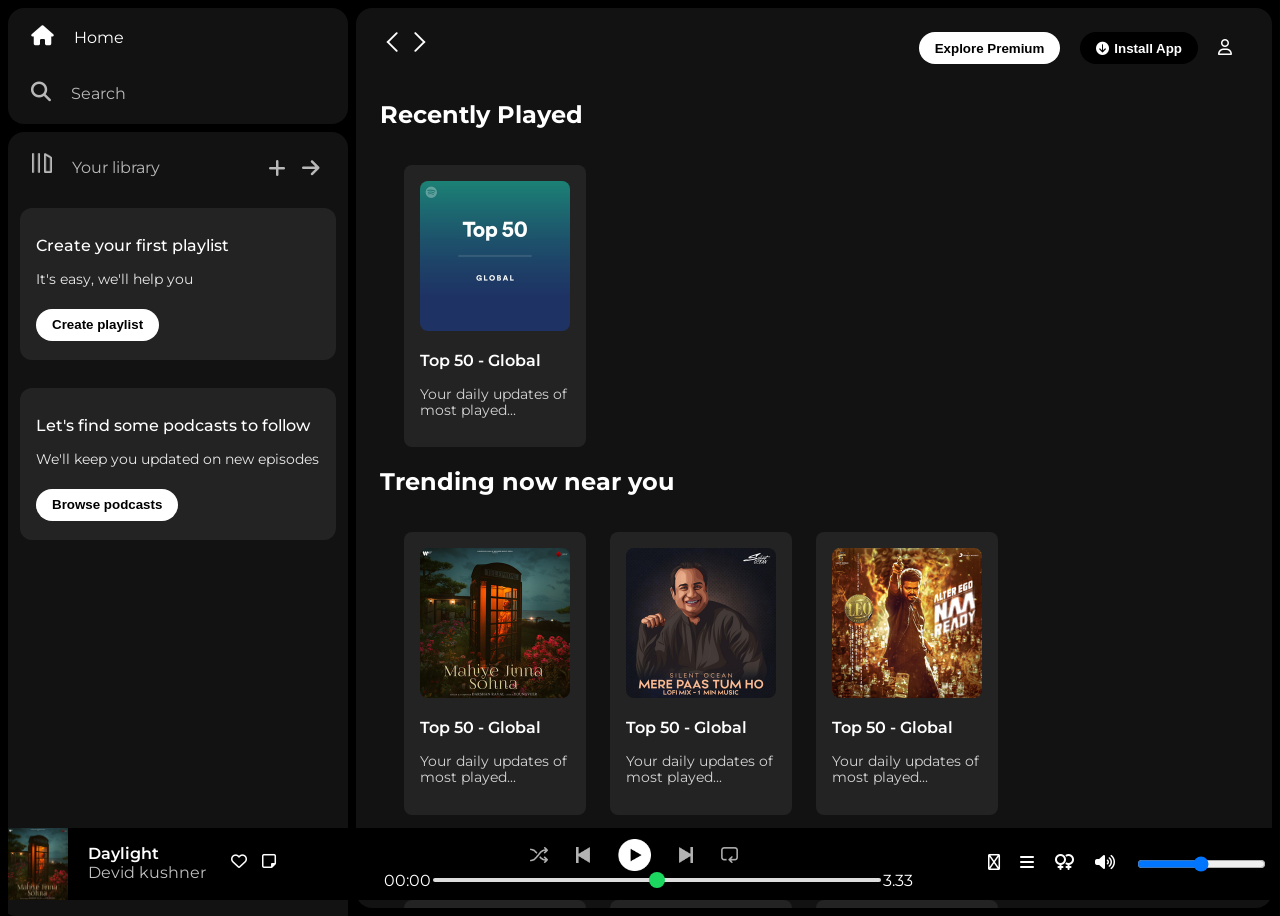
<file: Spotify-clone/index.html>
<!DOCTYPE html>
<html lang="en">
<head>
    <meta charset="UTF-8">
    <meta name="viewport" content="width=device-width, initial-scale=1.0">
    <link rel="stylesheet" href="https://cdnjs.cloudflare.com/ajax/libs/font-awesome/6.5.1/css/all.min.css"
        integrity="sha512-DTOQO9RWCH3ppGqcWaEA1BIZOC6xxalwEsw9c2QQeAIftl+Vegovlnee1c9QX4TctnWMn13TZye+giMm8e2LwA=="
        crossorigin="anonymous" referrerpolicy="no-referrer" />
    <link rel="icon" href="logo.png">
    <title>Spotify - Web Player: Music for everyone</title>
    <link rel="stylesheet" href="style.css">
    <link rel="preconnect" href="https://fonts.googleapis.com">
    <link rel="preconnect" href="https://fonts.gstatic.com" crossorigin>
    <link href="https://fonts.googleapis.com/css2?family=Montserrat:ital,wght@0,100..900;1,100..900&display=swap"
        rel="stylesheet">
</head>
<body>
    <div class="main">
        <div class="sidebar">
            <div class="nav">
                <div class="nav-option" style="opacity: 1;">
                    <i class="fa-solid fa-house"></i>
                    <a href="#">Home</a>
                </div>
                <div class="nav-option">
                    <i class="fa-solid fa-magnifying-glass"></i>
                    <a href="#">Search</a>
                </div>
            </div>
            <div class="library">
                <div class="options">
                    <div class="lib-option nav-option" >
                        <img src="library_icon.png">
                        <a href="#">Your library </a>
                    </div>
                    <div class="icons">
                        <i class="fa-solid fa-plus"></i>
                        <i class="fa-solid fa-arrow-right"></i>
                    </div>
                </div>
                <div class="lib-box">
                    <div class="box">
                        <p class="box-p1">Create your first playlist</p>
                        <p class="box-p2">It's easy, we'll help you </p>
                        <button class="badge">Create playlist</button>
                    </div>
                    <div class="box">
                        <p class="box-p1">Let's find some podcasts to follow </p>
                        <p class="box-p2">We'll keep you updated on new episodes</p>
                        <button class="badge">Browse podcasts</button>
                    </div>
                </div>
            </div>
        </div>
        <div class="main-content">
            <div class="sticky-nav">
                <div class="-sticky-nav-icons">
                    <img src="backward_icon.png">
                    <img src="forward_icon.png" class="hide">
                </div>
                <div class="sticky-nav-optioins">
                    <button class="badge nav-item hide">Explore Premium</button>
                    <button class="badge nav-item dark-badge"><i class="fa-solid fa-circle-arrow-down" style="margin-right: 5px;"></i>Install App</button>
                    <i class="fa-regular fa-user nav-item"></i>

                </div>
               

            </div>
            
            <h2>Recently Played</h2>
            <div class="cards-container">
                <div class="card">
                    <img src="card1img.jpeg" class="card-img">
                    <p class="card-title">Top 50 - Global</p>
                    <p class="card-info">Your daily updates of most played...</p>
                </div>
            </div>

            <h2>Trending now near you</h2>
            <div class="cards-container">
                <div class="card">
                    <img src="card2img.jpeg" class="card-img">
                    <p class="card-title">Top 50 - Global</p>
                    <p class="card-info">Your daily updates of most played...</p>
                </div>
                <div class="card">
                    <img src="card3img.jpeg" class="card-img">
                    <p class="card-title">Top 50 - Global</p>
                    <p class="card-info">Your daily updates of most played...</p>
                </div>
                <div class="card">
                    <img src="card4img.jpeg" class="card-img">
                    <p class="card-title">Top 50 - Global</p>
                    <p class="card-info">Your daily updates of most played...</p>
                </div>
            </div>

            <h2>Featured Charts</h2>
            <div class="cards-container">
                <div class="card">
                    <img src="card5img.jpeg" class="card-img">
                    <p class="card-title">Top 50 - Global</p>
                    <p class="card-info">Your daily updates of most played...</p>
                </div>
                <div class="card">
                    <img src="card6img.jpeg" class="card-img">
                    <p class="card-title">Top Songs - India</p>
                    <p class="card-info">Your daily updates of most played...</p>
                </div>
                <div class="card">
                    <img src="card1img.jpeg" class="card-img">
                    <p class="card-title">Top 50 - Global</p>
                    <p class="card-info">Your daily updates of most played...</p>
                </div>
            </div>
            <div class="footer">
                <div class="line"></div>
            </div>



        </div>
        <div class="music-player">
            <div id="album">
                <img src="card2img.jpeg" id="footer-img1">
                <p id="day"><span id="Daylight">Daylight</span><br><span id="Devid">Devid kushner</span></p>
                <i class="fa-regular fa-heart" id="icon-footer"></i>
                <i class="fa-regular fa-note-sticky" id="icon-footer"></i>
               
            </div>

            <!-- <div class="album"></div> -->

            <div class="player">
                <div class="player-controls">
                    <img src="player_icon1.png" class="player-controls-icon">
                    <img src="player_icon2.png" class="player-controls-icon">
                    <img src="player_icon3.png" class="player-controls-icon" style="opacity: 1; height: 2rem;">
                    <img src="player_icon4.png" class="player-controls-icon">
                    <img src="player_icon5.png" class="player-controls-icon">
                </div>
                <div class="playback-bar">
                    <span class="curr-time">00:00</span>
                    <input type="range" min="0" max="100" class="progress-bar" step="1">
                    <span class="tot-time">3.33</span>

                </div>
            </div>

            <div class="controls">
                <i class="fa-regular fa-play"></i>
                <i class="fa-solid fa-bars"></i>
                <i class="fa-solid fa-venus-double"></i>
                <i class="fa-solid fa-volume-high"></i>
                <input type="range">
            </div>
            
        
            
            

            
            
            
        </div>  
    </div>
</body>
</html>
</file>
<file: Spotify-clone/style.css>
body{
    font-family: "Montserrat", sans-serif;
    margin: 0;
    background-color: #000;
    color: #fff;
    overflow:hidden;
}
.main{
    display: flex;
    height: 100vh;
    border-radius: 1rem;
    overflow: auto;
    padding: 0.5rem;
}
.sidebar{
    background-color: #000;
    width: 340px;
    border-radius: 1rem; /*16px*/
    margin-right: 0.5rem;
}
.main-content{
    background-color:#121212;
    flex: 1;
    border-radius: 1rem;
    overflow: auto;
    padding: 0 1.5rem 0 1.5rem;
}
.music-player{
    background-color: black;
    position: fixed;
    bottom: 0px;
    width: 100%;
    height: 72px;
    display: flex;
    flex-wrap: wrap;
}
a{
    text-decoration: none;
    color: #fff;
}
.nav{
    background-color: #121212;
    border-radius: 1rem;
    display: flex;
    flex-direction: column;
    justify-content: center;
    height: 100px;
    padding: 0.5rem 0.7rem;
}
.nav-option{
    line-height: 2.5rem;
    opacity: 0.7;
    padding: 0.5rem 0.75rem;
}
.nav-option:hover{
    opacity: 1;
}
.nav-option i{
    font-size: 1.25rem;
}
.nav-option a {
    font-size: 1rem;
    margin-left: 1rem;
}
.library{
    background-color: #121212;
    border-radius: 1rem;
    height: 100%;
    margin-top: 0.5rem;
    padding: 0.5rem 0.75rem;
}
.options{
    display: flex;
    justify-content: space-between;
    align-items: center;
}
.lib-option img{
    height: 1.25rem;
    width: 1.25rem;
}
.icons{
    font-size: 1.25rem;
    display: flex;
}
.icons i{
    opacity: 0.7;
    margin-right: 1rem;
}
.icons i:hover{
    opacity: 1;
}
.box{
    background-color: #232323;
    height: 8rem;
    border-radius: 0.75rem;
    margin: 0.75rem 0 1.75rem 0;
    padding: 0.75rem 1rem;
}
.box-p1{
    font-size: 1rem;
    font-weight: 500;
}
.box-p2{
    font-size: 0.85rem;
    opacity: 0.9;
}
.badge{
    background-color: #fff;
    border: none;
    border-radius: 100px;
    padding: 0.25rem 1rem;
    font-weight: 700;
    margin-top: 0.5rem;
    height: 2rem;
    width: fit-content;
}
.dark-badge{
    background-color: #000;
    color: #fff;
}
.sticky-nav{
    position: sticky;
    top: 0;
    background-color: #121212;
    display: flex;
    justify-content: space-between;
    align-items: center;
    padding: 1rem 0 1rem 0;
    z-index: 10;
}
.sticky-nav-icons img{
    margin-left: 0.75rem;

}
.sticky-nav-options {
    display: flex;
    justify-content:center;
    align-items: center;

}
.nav-item{
    margin-right: 1rem;
}
@media (max-width:1000px){
    .hide{
        display: none;
    }
}

.card{
    background-color:#232323;
    width: 150px;
    border-radius: 0.5rem;
    padding: 1rem;
    margin-left: 1.5rem;
    margin-top: 1rem;
}
.cards-container{
    display: flex;
    flex-wrap: wrap;
}
.card-img{
    width: 100%;
    border-radius: 0.5rem;
}
.card-title{
    font-weight: 600;
}
.card-info{
    font-size: 0.85rem;
    opacity: 0.8;
}

.footer{
    height: 300px;
    display: flex;
    align-items: center;
    justify-content: center;
}

.line{
    width: 90%;
    height: 50%;
    border-top: 1px solid white;
    opacity: 0.4;
}
#footer-img1{
    height: 100%;
    width: 60px;
} 
 #album{
    height: 100%;
    width: 25%;
    display: flex;
    flex-wrap: wrap;
}
#day{
    display: inline-block;
    padding-left: 20px;
}

.fa-heart{
    padding: 25px 0 25px 25px;
}
.fa-note-sticky{
    padding: 25px 0 25px 15px;
}
#Devid{
    opacity: 0.75;
}
#Daylight{
    font-weight: 600;
}



.music-player {
    display: flex;
    justify-content: space-between;
    align-items: center;

}
.album{
    width: 25%;
}
.player{
    width: 50%;
}
.controls{
    width: 25%;
    display: flex;
    justify-content: space-evenly;
}

.player-controls {
    display: flex;
    justify-content: center;
    align-items: center;
}

.player-controls-icon{
    height: 1rem;
    margin-right: 1.75rem;
    opacity: 0.7;
}
.player-controls-icon:hover{
    opacity: 1;
}

.playback-bar {
    display: flex;
    justify-content: center;
    align-items: center;
}

.progress-bar{
    width: 70%;
    appearance: none;
    background-color: transparent;
    cursor: pointer;
}
.progress-bar::-webkit-slider-runnable-track {
    background-color: #ddd;
    border-radius: 100px;
    height: 0.2rem;
}
.progress-bar::-webkit-slider-thumb {
    appearance: none;
    height: 1rem;
    width: 1rem;
    background-color: #1bd760;
    border-radius: 50%;
    margin-top: -6px;
}
</file>
